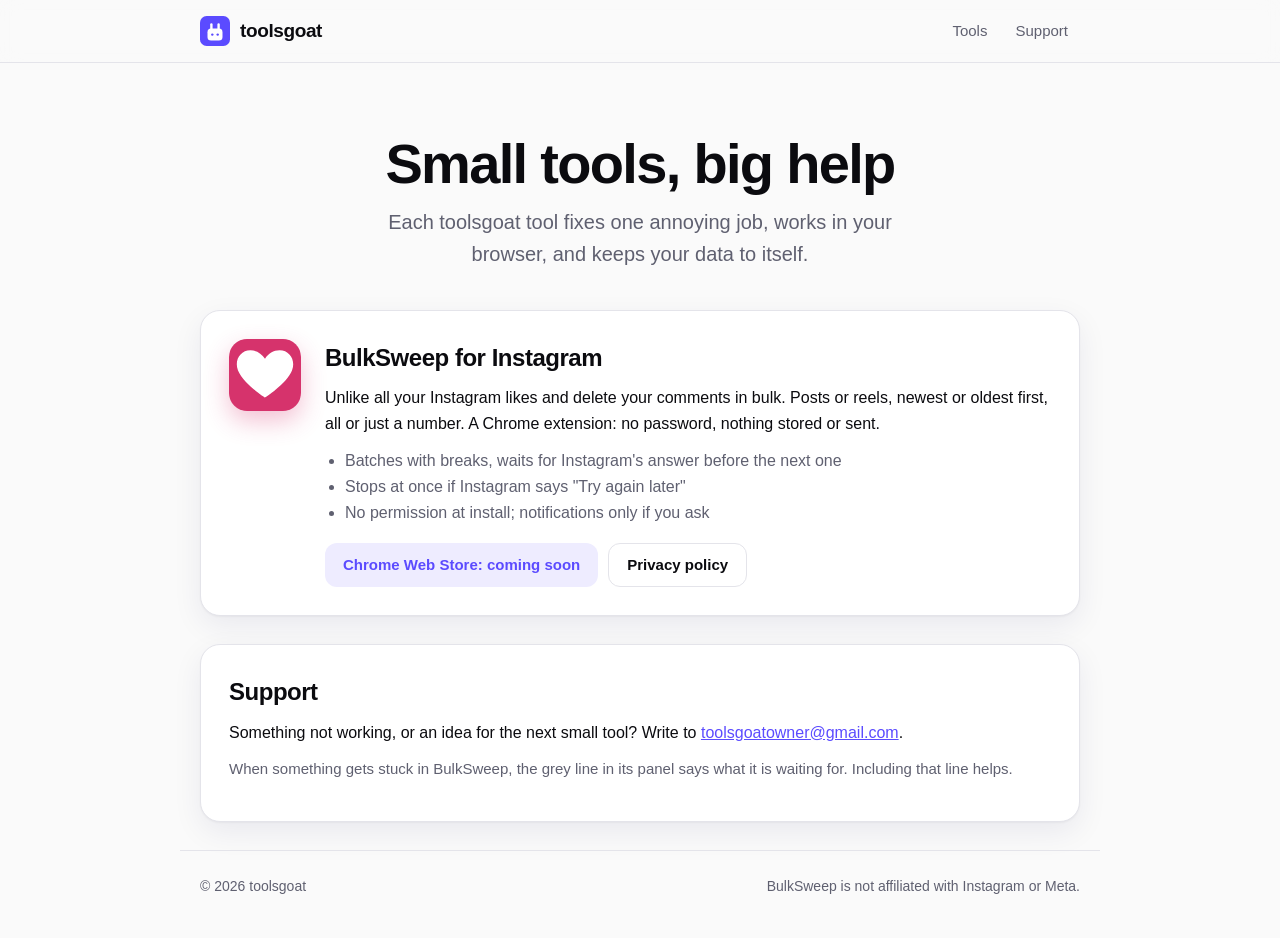
<file: index.html>
<!doctype html>
<html lang="en">
<head>
<meta charset="utf-8">
<meta name="google-site-verification" content="xjiYGxWyuPiZZqC_pfLTSEB1haUpq3n3DfA8sja9lH0" />
<meta name="viewport" content="width=device-width, initial-scale=1">
<title>toolsgoat — Small tools, big help</title>
<meta name="description" content="toolsgoat makes small browser tools that fix one annoying job each. First up: BulkSweep for Instagram, to unlike all your likes and delete your comments in bulk.">
<link rel="icon" href="data:image/svg+xml,%3Csvg xmlns='http://www.w3.org/2000/svg' viewBox='0 0 100 100'%3E%3Crect width='100' height='100' rx='22' fill='%235B4BFF'/%3E%3Crect x='25' y='42' width='50' height='40' rx='12' fill='%23fff'/%3E%3Crect x='34' y='24' width='8' height='22' rx='4' fill='%23fff'/%3E%3Crect x='58' y='24' width='8' height='22' rx='4' fill='%23fff'/%3E%3Ccircle cx='41' cy='62' r='4' fill='%235B4BFF'/%3E%3Ccircle cx='59' cy='62' r='4' fill='%235B4BFF'/%3E%3C/svg%3E">
<link rel="stylesheet" href="site.css">
</head>
<body>
  <header class="top">
    <div class="wrap">
      <a class="brand" href="./">
        <svg width="30" height="30" viewBox="0 0 100 100" aria-hidden="true"><rect width="100" height="100" rx="22" fill="#5B4BFF"/><rect x="25" y="42" width="50" height="40" rx="12" fill="#fff"/><rect x="34" y="24" width="8" height="22" rx="4" fill="#fff"/><rect x="58" y="24" width="8" height="22" rx="4" fill="#fff"/><circle cx="41" cy="62" r="4" fill="#5B4BFF"/><circle cx="59" cy="62" r="4" fill="#5B4BFF"/></svg>
        toolsgoat
      </a>
      <nav><a href="#tools">Tools</a><a href="#support">Support</a></nav>
    </div>
  </header>

  <main>
    <section class="hero wrap">
      <h1>Small tools, big help</h1>
      <p class="lede">Each toolsgoat tool fixes one annoying job, works in your browser, and keeps your data to itself.</p>
    </section>

    <section id="tools" class="wrap">
      <article class="card product">
        <svg class="icon" width="72" height="72" viewBox="0 0 128 128" aria-hidden="true"><rect width="128" height="128" rx="28" fill="#d6336c"/><path d="M64 104S26 80 16 56c-7-18 4-36 22-36 11 0 20 6 26 15 6-9 15-15 26-15 18 0 29 18 22 36C102 80 64 104 64 104z" fill="#fff"/></svg>
        <div>
          <h2>BulkSweep for Instagram</h2>
          <p>Unlike all your Instagram likes and delete your comments in bulk. Posts or reels, newest or oldest first, all or just a number. A Chrome extension: no password, nothing stored or sent.</p>
          <ul class="facts">
            <li>Batches with breaks, waits for Instagram's answer before the next one</li>
            <li>Stops at once if Instagram says "Try again later"</li>
            <li>No permission at install; notifications only if you ask</li>
          </ul>
          <div class="actions">
            <span class="btn soon" aria-disabled="true">Chrome Web Store: coming soon</span>
            <a class="btn ghost" href="bulksweep/privacy.html">Privacy policy</a>
          </div>
        </div>
      </article>
    </section>

    <section id="support" class="wrap">
      <article class="card">
        <h2>Support</h2>
        <p>Something not working, or an idea for the next small tool? Write to <a href="mailto:toolsgoatowner@gmail.com">toolsgoatowner@gmail.com</a>.</p>
        <p class="muted">When something gets stuck in BulkSweep, the grey line in its panel says what it is waiting for. Including that line helps.</p>
      </article>
    </section>
  </main>

  <footer class="wrap">
    <span>© 2026 toolsgoat</span>
    <span>BulkSweep is not affiliated with Instagram or Meta.</span>
  </footer>
</body>
</html>
</file>
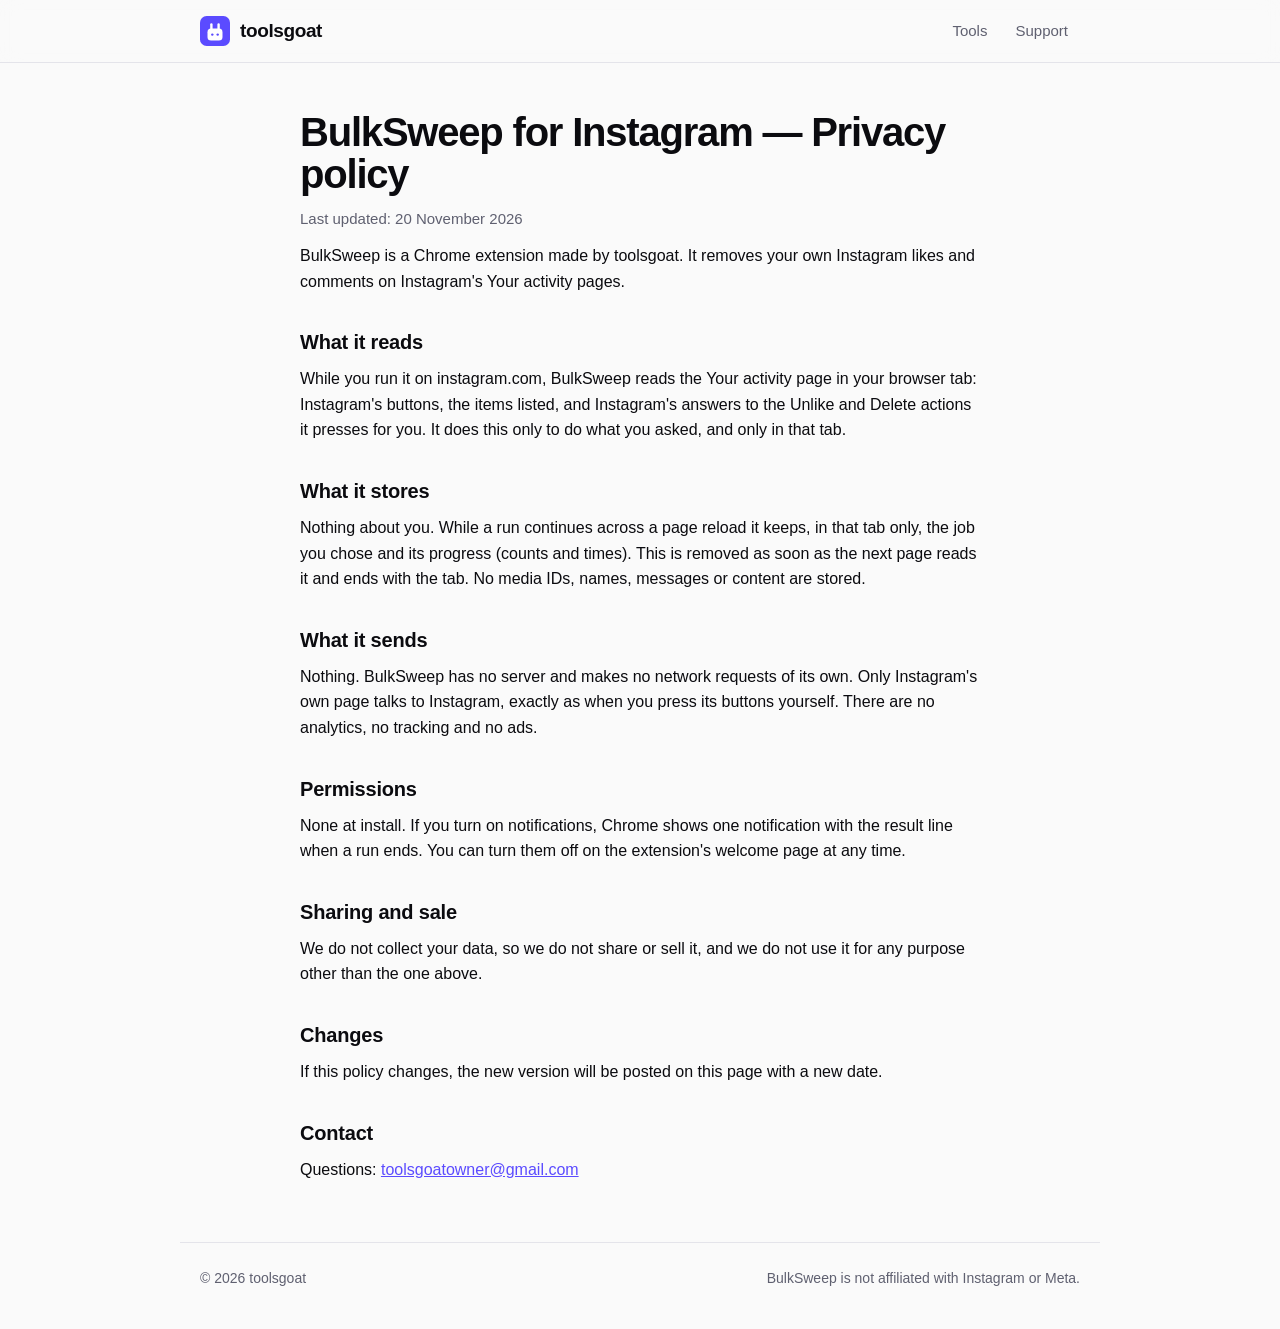
<file: bulksweep/privacy.html>
<!doctype html>
<html lang="en">
<head>
<meta charset="utf-8">
<meta name="viewport" content="width=device-width, initial-scale=1">
<title>BulkSweep privacy policy — toolsgoat</title>
<meta name="description" content="BulkSweep for Instagram stores nothing about you and sends nothing anywhere. The full privacy policy.">
<link rel="stylesheet" href="../site.css">
</head>
<body>
  <header class="top">
    <div class="wrap">
      <a class="brand" href="../">
        <svg width="30" height="30" viewBox="0 0 100 100" aria-hidden="true"><rect width="100" height="100" rx="22" fill="#5B4BFF"/><rect x="25" y="42" width="50" height="40" rx="12" fill="#fff"/><rect x="34" y="24" width="8" height="22" rx="4" fill="#fff"/><rect x="58" y="24" width="8" height="22" rx="4" fill="#fff"/><circle cx="41" cy="62" r="4" fill="#5B4BFF"/><circle cx="59" cy="62" r="4" fill="#5B4BFF"/></svg>
        toolsgoat
      </a>
      <nav><a href="../#tools">Tools</a><a href="../#support">Support</a></nav>
    </div>
  </header>

  <main class="wrap prose">
    <h1>BulkSweep for Instagram — Privacy policy</h1>
    <p class="muted">Last updated: 20 November 2026</p>

    <p>BulkSweep is a Chrome extension made by toolsgoat. It removes your own Instagram likes and comments on Instagram's Your activity pages.</p>

    <h2>What it reads</h2>
    <p>While you run it on instagram.com, BulkSweep reads the Your activity page in your browser tab: Instagram's buttons, the items listed, and Instagram's answers to the Unlike and Delete actions it presses for you. It does this only to do what you asked, and only in that tab.</p>

    <h2>What it stores</h2>
    <p>Nothing about you. While a run continues across a page reload it keeps, in that tab only, the job you chose and its progress (counts and times). This is removed as soon as the next page reads it and ends with the tab. No media IDs, names, messages or content are stored.</p>

    <h2>What it sends</h2>
    <p>Nothing. BulkSweep has no server and makes no network requests of its own. Only Instagram's own page talks to Instagram, exactly as when you press its buttons yourself. There are no analytics, no tracking and no ads.</p>

    <h2>Permissions</h2>
    <p>None at install. If you turn on notifications, Chrome shows one notification with the result line when a run ends. You can turn them off on the extension's welcome page at any time.</p>

    <h2>Sharing and sale</h2>
    <p>We do not collect your data, so we do not share or sell it, and we do not use it for any purpose other than the one above.</p>

    <h2>Changes</h2>
    <p>If this policy changes, the new version will be posted on this page with a new date.</p>

    <h2>Contact</h2>
    <p>Questions: <a href="mailto:toolsgoatowner@gmail.com">toolsgoatowner@gmail.com</a></p>
  </main>

  <footer class="wrap">
    <span>© 2026 toolsgoat</span>
    <span>BulkSweep is not affiliated with Instagram or Meta.</span>
  </footer>
</body>
</html>
</file>
<file: site.css>
/* toolsgoat site: plain HTML and this one stylesheet; no scripts, fonts or trackers. Kin indigo #5B4BFF. */
:root {
  color-scheme: light;
  --bg: #fafafa; --surface: #fff; --text: #0b0b0f; --text-2: #5f6070; --line: #e4e4ea;
  --brand: #5B4BFF; --brand-soft: #eeecff; --rose: #d6336c;
  --shadow: 0 1px 2px rgba(0, 0, 0, .04), 0 10px 30px rgba(20, 10, 80, .07);
  --font: -apple-system, BlinkMacSystemFont, "Segoe UI", Roboto, Helvetica, Arial, sans-serif;
}
@media (prefers-color-scheme: dark) {
  :root { color-scheme: dark; --bg: #0d0d12; --surface: #17171f; --text: #f3f3f7; --text-2: #a4a4b4; --line: #2a2a36;
          --brand-soft: #23214a; --shadow: 0 10px 30px rgba(0, 0, 0, .5); }
}
* { box-sizing: border-box; }
html { scroll-behavior: smooth; }
body { margin: 0; background: var(--bg); color: var(--text); font: 16px/1.6 var(--font); }
a { color: var(--brand); }
.wrap { max-width: 920px; margin: 0 auto; padding-left: max(20px, env(safe-area-inset-left, 0px)); padding-right: max(20px, env(safe-area-inset-right, 0px)); }
:focus-visible { outline: 2px solid var(--brand); outline-offset: 3px; border-radius: 6px; }

.top { position: sticky; top: 0; z-index: 2; background: color-mix(in srgb, var(--bg) 85%, transparent); backdrop-filter: blur(10px); border-bottom: 1px solid var(--line); }
.top .wrap { display: flex; align-items: center; gap: 16px; height: 62px; }
.brand { display: flex; align-items: center; gap: 10px; font-weight: 600; font-size: 19px; letter-spacing: -.02em; color: var(--text); text-decoration: none; }
.top nav { margin-left: auto; display: flex; gap: 4px; }
.top nav a { padding: 8px 12px; border-radius: 8px; color: var(--text-2); text-decoration: none; font-size: 15px; }
.top nav a:hover { background: var(--brand-soft); color: var(--text); }

.hero { padding: 72px 20px 40px; text-align: center; }
h1 { margin: 0 0 12px; font-size: clamp(34px, 6vw, 56px); line-height: 1.05; letter-spacing: -.03em; }
.lede { margin: 0 auto; max-width: 48ch; font-size: clamp(17px, 2.2vw, 20px); color: var(--text-2); }

section { padding-bottom: 28px; }
.card { background: var(--surface); border: 1px solid var(--line); border-radius: 20px; padding: 28px; box-shadow: var(--shadow); }
.card h2 { margin: 0 0 8px; font-size: 24px; letter-spacing: -.02em; }
.card p { margin: 0 0 12px; }
.product { display: flex; gap: 24px; align-items: flex-start; }
.product .icon { flex: none; border-radius: 18px; box-shadow: 0 10px 24px rgba(214, 51, 108, .3); }
.facts { margin: 0 0 18px; padding-left: 20px; color: var(--text-2); }
.actions { display: flex; flex-wrap: wrap; gap: 10px; }
.btn { display: inline-flex; align-items: center; height: 44px; padding: 0 18px; border-radius: 12px; font-weight: 600; text-decoration: none; font-size: 15px; }
.btn.soon { background: var(--brand-soft); color: var(--brand); }
.btn.ghost { border: 1px solid var(--line); color: var(--text); }
.muted { color: var(--text-2); font-size: 15px; }

.prose { max-width: 720px; padding-top: 48px; padding-bottom: 48px; }
.prose h1 { font-size: clamp(28px, 4.4vw, 40px); }
.prose h2 { margin: 32px 0 8px; font-size: 20px; letter-spacing: -.01em; }
.prose p { margin: 0 0 12px; }

footer { display: flex; flex-wrap: wrap; justify-content: space-between; gap: 8px 16px; padding-top: 24px; padding-bottom: 40px;
         border-top: 1px solid var(--line); color: var(--text-2); font-size: 14px; }
@media (max-width: 600px) { .product { flex-direction: column; } .hero { padding-top: 48px; } }
</file>
